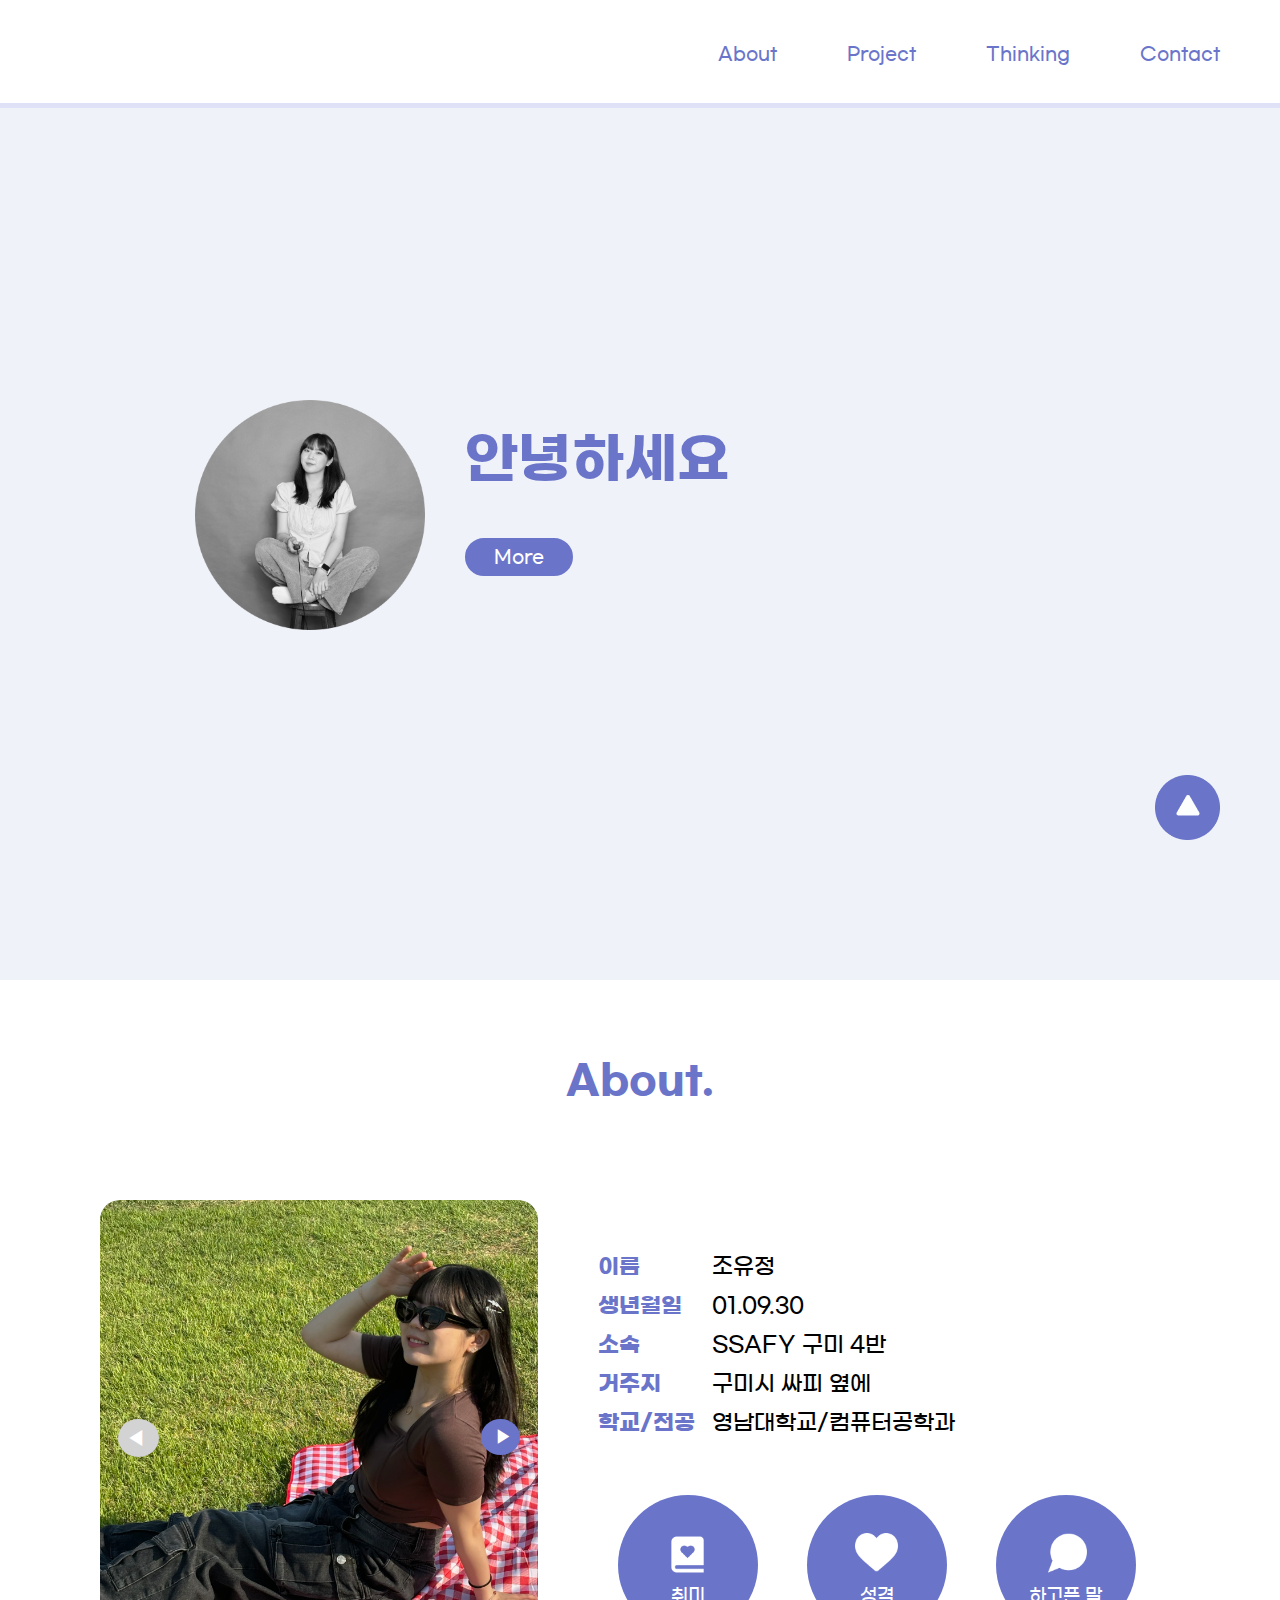
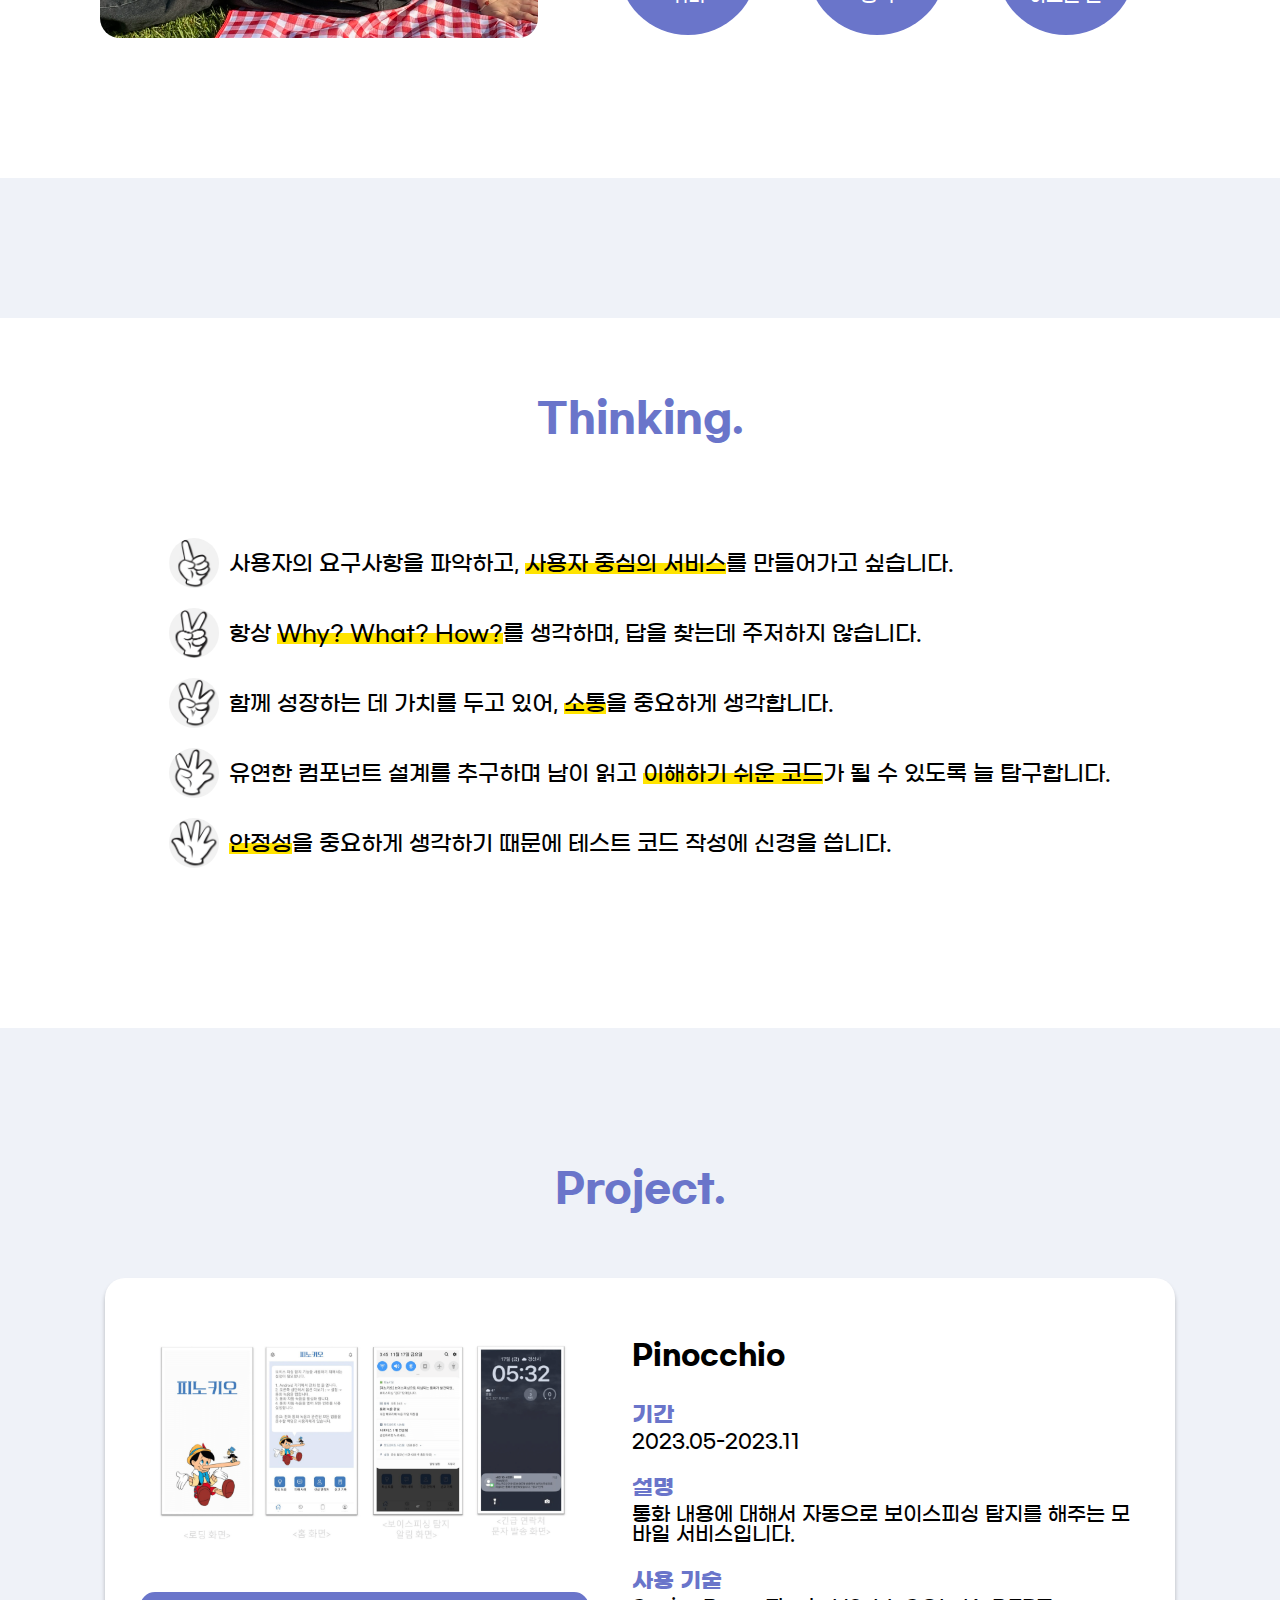
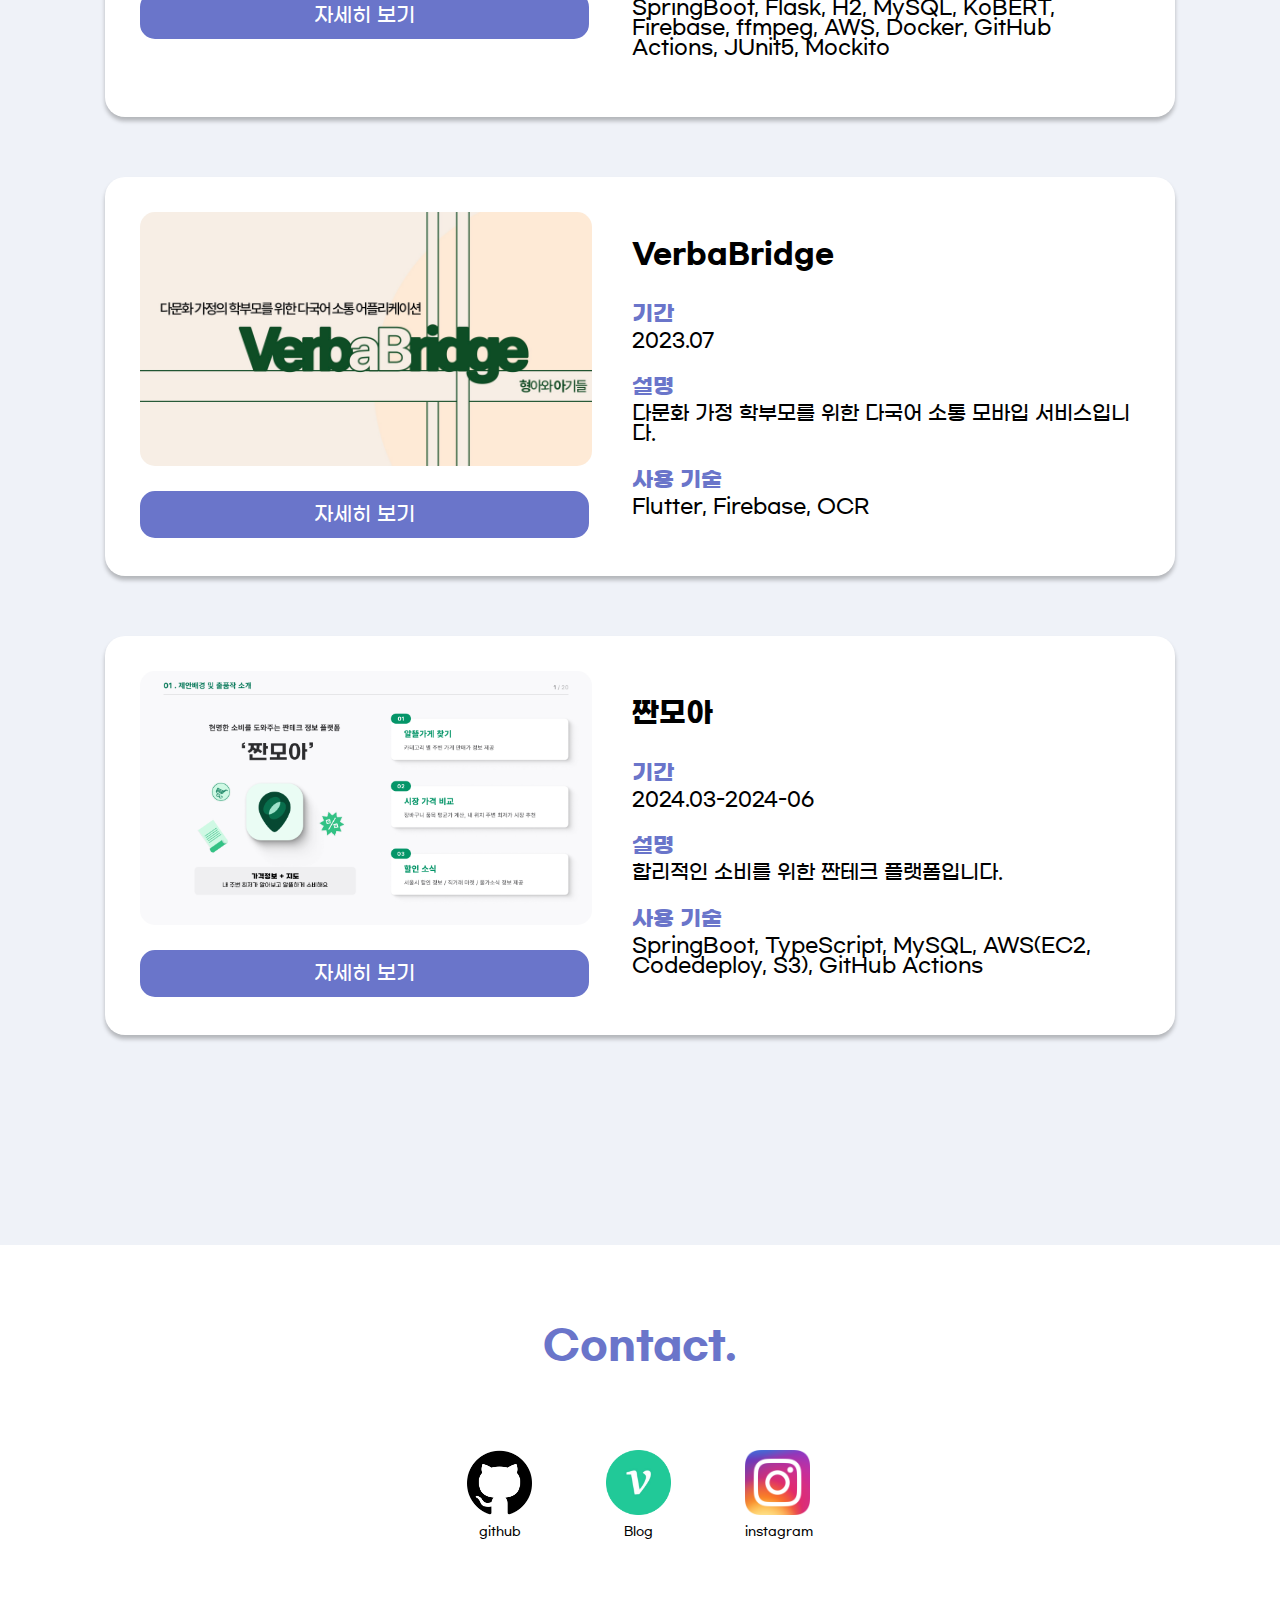
<file: index.html>
<!DOCTYPE html>
<html lang="ko">

<head>
  <meta charset="UTF-8" />
  <meta http-equiv="X-UA-Compatible" content="IE=edge" />
  <meta name="viewport" content="width=device-width, initial-scale=1.0" />
  <title>조유정 (Cho Yu-jeong)</title>
  <link rel="stylesheet" href="style/reset.css" />
  <link rel="stylesheet" href="style/style.css" />
  <link rel="icon" type="image/png" sizes="16x16" href="src/img/favicon.png" />
</head>

<body>
  <main id="app">
    <section class="section-intro">
      <header id="header">
        <h1 class="txt-invisible">Portfolio</h1>
        <nav>
          <ul class="nav-list">
            <li><a href="#about" class="list-link">About</a></li>
            <li><a href="#project" class="list-link">Project</a></li>
            <li><a href="#thinking" class="list-link">Thinking</a></li>
            <li><a href="#contact" class="list-link">Contact</a></li>
          </ul>
        </nav>
        <div class="bar-bg">
          <span class="bar-ing"></span>
        </div>
      </header>

      <div class="cont-intro">
        <a name="info"></a>
        <img src="src/img/profile.png" alt="프로필 이미지" />
        <div>
          <p class="txt-title"></p>
          <a href="#about" class="btn-more">More</a>
        </div>
      </div>

    </section>

    <section class="section-about">
      <a name="about"></a>
      <h2>About.</h2>
      <div class="cont-about">
        <div class="slide-container">
          <div class="slide-album">
            <div class="slide-images">
              <img src="src/img/img-me-1.jpg" alt="내 사진" />
              <img src="src/img/img-me-2.jpg" alt="내 사진" />
              <img src="src/img/img-me-3.jpg" alt="내 사진" />
              <img src="src/img/img-me-4.jpg" alt="내 사진" />
              <img src="src/img/img-me-5.jpg" alt="내 사진" />
              <img src="src/img/img-me-6.jpg" alt="내 사진" />
            </div>
            <button class="btn-next">▶</button>
            <button class="btn-prev">◀</button>
          </div>
        </div>
        <div class="info-about">
          <dl class="txt-about">
            <div>
              <dt>이름</dt>
              <dd>조유정</dd>
            </div>
            <div>
              <dt>생년월일</dt>
              <dd>01.09.30</dd>
            </div>
            <div>
              <dt>소속</dt>
              <dd>SSAFY 구미 4반</dd>
            </div>
            <div>
              <dt>거주지</dt>
              <dd>구미시 싸피 옆에</dd>
            </div>
            <div>
              <dt>학교/전공</dt>
              <dd>영남대학교/컴퓨터공학과</dd>
            </div>
          </dl>
          <div class="btn-about">
            <button class="btn-open" type="button">
              <img src="src/img/icon-diary.png" alt="" />취미
            </button>
            <button class="btn-open" type="button">
              <img src="src/img/icon-heart.png" alt="" />성격
            </button>
            <button class="btn-open" type="button">
              <img src="src/img/icon-talk.png" alt="" />하고픈 말
            </button>
          </div>
        </div>
      </div>
    </section>

    <section class="section-thinking">
      <a name="thinking"></a>
      <h2>Thinking.</h2>
      <div class="cont-thinking">
        <div class="info-thinking">
          <dl class="txt-thinking">
            <div>
              <dt><img class="img-one" src="src/img/img-one.png" alt=""></dt>
              <dd>사용자의 요구사항을 파악하고, <span>사용자 중심의 서비스</span>를 만들어가고 싶습니다.</dd>
            </div>
            <div>
              <dt><img class="img-two" src="src/img/img-two.png" alt=""></dt>
              <dd>항상 <span>Why? What? How?</span>를 생각하며, 답을 찾는데 주저하지 않습니다.</dd>
            </div>
            <div>
              <dt><img class="img-three" src="src/img/img-three.png" alt=""></dt>
              <dd>함께 성장하는 데 가치를 두고 있어, <span>소통</span>을 중요하게 생각합니다.</dd>
            </div>
            <div>
              <dt><img class="img-four" src="src/img/img-four.png" alt=""></dt>
              <dd>유연한 컴포넌트 설계를 추구하며 남이 읽고 <span>이해하기 쉬운 코드</span>가 될 수 있도록 늘 탐구합니다.</dd>
            </div>
            <div>
              <dt><img class="img-five" src="src/img/img-five.png" alt=""></dt>
              <dd><span>안정성</span>을 중요하게 생각하기 때문에 테스트 코드 작성에 신경을 씁니다.</dd>
            </div>
          </dl>
        </div>
      </div>
    </section>

    <section class="section-project">
      <a name="project"></a>
      <h2>Project.</h2>
      <article class="box-project">
        <div>
          <img class="img-project" src="src/img/project1.png" alt="첫번째 프로젝트 이미지" />
          <button class="btn-detail" type="button"
            onclick="location.href='https://github.com/Voice-Phishing-Detection-App/Server.git';">
            자세히 보기
          </button>
        </div>
        <div class="txt-project">
          <h3>Pinocchio</h3>
          <dl>
            <dt>기간</dt>
            <dd>2023.05-2023.11</dd>
            <dt>설명</dt>
            <dd>통화 내용에 대해서 자동으로 보이스피싱 탐지를 해주는 모바일 서비스입니다.</dd>
            <dt>사용 기술</dt>
            <dd>SpringBoot, Flask, H2, MySQL, KoBERT, Firebase, ffmpeg, AWS, Docker, GitHub Actions, JUnit5, Mockito
            </dd>
          </dl>
        </div>
      </article>

      <article class="box-project">
        <div>
          <img class="img-project" src="src/img/project2.png" alt="두번째 프로젝트 이미지" />
          <button class="btn-detail" type="button"
            onclick="location.href='https://github.com/DREAMLANDTHON/HYUNGA.git';">
            자세히 보기
          </button>
        </div>
        <div class="txt-project">
          <h3>VerbaBridge</h3>
          <dl>
            <dt>기간</dt>
            <dd>2023.07</dd>
            <dt>설명</dt>
            <dd>다문화 가정 학부모를 위한 다국어 소통 모바입 서비스입니다.</dd>
            <dt>사용 기술</dt>
            <dd>Flutter, Firebase, OCR</dd>
          </dl>
        </div>
      </article>

      <article class="box-project">
        <div>
          <img class="img-project" src="src/img/project3.png" alt="세번째 프로젝트 이미지" />
          <button class="btn-detail" type="button" onclick="location.href='https://zzanmoa.vercel.app/';">
            자세히 보기
          </button>
        </div>
        <div class="txt-project">
          <h3>짠모아</h3>
          <dl>
            <dt>기간</dt>
            <dd>2024.03-2024-06</dd>
            <dt>설명</dt>
            <dd>합리적인 소비를 위한 짠테크 플랫폼입니다.</dd>
            <dt>사용 기술</dt>
            <dd>SpringBoot, TypeScript, MySQL, AWS(EC2, Codedeploy, S3), GitHub Actions</dd>
          </dl>
        </div>
      </article>
    </section>

    <footer id="footer">
      <a name="contact"></a>
      <div class="box-footer">
        <h2>Contact.</h2>
        <ul class="link-sns">
          <li>
            <a href="https://github.com/hiyoojeong" target="_blank"><img class="img-github"
                src="src/img/icon-github.png" alt="깃허브 주소" />github</a>
          </li>
          <li>
            <a href="https://velog.io/@hiyoojeong" target="_blank"><img class="img-velog" src="src/img/icon-velog.png"
                alt="블로그 주소" />Blog</a>
          </li>
          <li>
            <a href="https://www.instagram.com/_you.xx_/" target="_blank"><img class="img-instagram"
                src="src/img/icon-instagram.png" alt="인스타그램 주소" />instagram</a>
          </li>
        </ul>
      </div>
    </footer>
    <div class="modal-background">
      <div class="modal">
        <h3>취미</h3>
        <h4>뮤지컬 보기</h4>
        <img src="src/img/img-musical.jpg" alt="뮤지컬 이미지" />
        <p>
          취미는 뮤지컬 보는 거랍니다💞 무대에서 직접 보는 표정 연기와 미친 성량에 중독되어버렸어요😎
          요즘 뮤지컬 티겟값이 너무 비싸서 슬픈 유정이에요...
        </p>
        <button type="button" class="btn-close">Close</button>
      </div>
    </div>
    <div class="modal-background">
      <div class="modal">
        <h3>성격</h3>
        <h4>긍정적이고 열정이 넘쳐요</h4>
        <img src="src/img/img-ideneity.jpg" alt="성격 이미지" />
        <p>
          어떤 상황에서도 멋대로 긍정적으로 생각해버리곤 해요! 어차피 일어난 일, 좋게 생각하면 좋잖아요😊
          생각보다 열정넘치는 편이라 이것저것 많이 시도해보고 많이 도전해봤어요🎀
        </p>
        <button type="button" class="btn-close">Close</button>
      </div>
    </div>
    <div class="modal-background">
      <div class="modal">
        <h3>하고픈 말</h3>
        <h4>여러분들을 만나서 기뻐요</h4>
        <img src="src/img/img-talk.jpg" alt="하고픈 말 이미지" />
        <p>
          어려운 과정을 거쳐서 SSAFY에 입과한 만큼 하고싶은 것이 많습니다😆 삼성 SW 역량 테스트 A형도 따고, B형도 취득하고 싶어요!
          함께 으샤으샤해서 성장할 동료를 찾습니다🎁
        </p>
        <button type="button" class="btn-close">Close</button>
      </div>
    </div>
    <button onclick="moveToTop()" class="btn-moveTop"></button>
    <script src="index.js"></script>
  </main>
</body>

</html>
</file>
<file: style/style.css>
@font-face {
  font-family: "GmarketBold";
  src: url("../src/font/GmarketSansTTFBold.ttf") format("truetype");
}
@font-face {
  font-family: "GmarketMedium";
  src: url("../src/font/GmarketSansTTFMedium.ttf") format("truetype");
}

* {
  font-family: "GmarketMedium";
}
body {
  padding-top: 150px;
  background-color: #eff2f8;
}
body::-webkit-scrollbar {
  display: none;
}

/* header */
#header {
  position: fixed;
  top: 0;
  left: 0;
  right: 0;
  padding: 45px 60px;
  background-color: white;
  color: #6a75ca;
  font-size: 18px;
  /* border-bottom: 1px solid #e0e3fd; */
  z-index: 10;
}
.nav-list {
  display: flex;
  justify-content: right;
}
.list-link {
  margin-left: 70px;
}
.list-link:hover {
  color: black;
  border-bottom: 2px solid black;
}
.btn-code {
  padding: 8px 23px;
  border-radius: 20px;
  background-color: #6a75ca;
  border: solid 2px #6a75ca;
  color: white;
}
.btn-code:hover {
  background-color: white;
  border: solid 2px #6a75ca;
  color: #6a75ca;
  transition: 0.2s ease-out;
}
.bar-bg {
  position: absolute;
  width: 100%;
  height: 5px;
  bottom: 0;
  left: 0;
  background-color: #dfe2f7;
}
.bar-ing {
  position: absolute;
  height: 5px;
  bottom: 0;
  left: 0;
  background-color: #6a75ca;
}

/* intro섹션 */
.cont-intro {
  margin: 250px 0 350px 0;
  display: flex;
  justify-content: center;
}
.cont-intro img {
  width: 230px;
  margin-right: 40px;
}
.txt-title {
  width: 620px;
  margin-top: 30px;
  font-size: 55px;
  font-family: "GmarketBold";
  color: #6a75ca;
  line-height: 58px;
}
.btn-more {
  position: absolute;
  bottom: 36%;
  padding: 8px 27px;
  border-radius: 20px;
  background-color: #6a75ca;
  border: solid 2px #6a75ca;
  color: white;
  font-size: 18px;
  margin-top: 40px;
}
.btn-more:hover {
  background-color: white;
  border: solid 2px #6a75ca;
  color: #6a75ca;
  transition: 0.7s ease-out;
}

/* about섹션 */
.section-about {
  display: flex;
  justify-content: center;
  flex-direction: column;
  background-color: white;
  padding: 80px 0 140px 0;
  margin: 0 0 140px 0;
}
.section-about h2 {
  margin: 0 auto 100px;
  display: inline-block;
  font-family: "GmarketBold";
  color: #6a75ca;
  font-size: 40px;
}
.cont-about {
  display: flex;
  margin: 0 auto;
}
.slide-container {
  width: 438px;
  margin: 0 auto;
}
.slide-album {
  position: relative;
  width: 438px;
  height: 438px;
  overflow: hidden;
  border-radius: 20px;
}
.slide-images {
  position: relative;
  display: flex;
  height: 438px;
}
.slide-images img {
  width: 438px;
  height: 438px;
}
.btn-next,
.btn-next:active,
.btn-next:focus {
  position: absolute;
  padding: 8px 8px 7px 14px;
  background-color: #6a75ca;
  color: white;
  border: none;
  font-size: 18px;
  border-radius: 100%;
}
.btn-prev,
.btn-prev:active,
.btn-prev:focus {
  position: absolute;
  padding: 8px 14px 7px 8px;
  background-color: #6a75ca;
  color: white;
  border: none;
  font-size: 20px;
  border-radius: 100%;
}
.btn-next:disabled,
.btn-prev:disabled {
  background-color: lightgray;
}
.btn-next:hover,
.btn-prev:hover {
  cursor: pointer;
  background-color: white;
  color: #6a75ca;
  transition: 0.7s ease-out;
}
.btn-prev {
  left: 18px;
  top: 50%;
}
.btn-next {
  right: 18px;
  top: 50%;
}
.info-about {
  margin: 0 0 0 60px;
}
.txt-about dt {
  display: inline-block;
  margin-bottom: 17px;
  width: 110px;
  font-size: 22px;
  font-family: "GmarketBold";
  color: #6a75ca;
}
.txt-about {
  margin-top: 55px;
}
.txt-about dd {
  display: inline-block;
  font-size: 22px;
}
.btn-about {
  margin: 45px 0 0 20px;
}
.btn-about button {
  width: 140px;
  height: 140px;
  margin: 0 45px 0 0;
  border-radius: 100%;
  background-color: #6a75ca;
  border: none;
  color: white;
  font-size: 18px;
}
.btn-about button:hover {
  cursor: pointer;
  background-color: #c4c8f1;
  color: #868ecf;
  /* border: 2px solid #6a75ca; */
  transition: 0.5s ease-out;
}
.btn-about button img {
  width: 43px;
  margin: 10px auto;
}

/* thinking */
.section-thinking {
  display: flex;
  justify-content: center;
  flex-direction: column;
  background-color: white;
  padding: 80px 0 140px 0;
  margin: 0 0 140px 0;
}
.section-thinking h2 {
  margin: 0 auto 100px;
  display: inline-block;
  font-family: "GmarketBold";
  color: #6a75ca;
  font-size: 40px;
}
.cont-thinking {
  display: flex;
  margin: 0 auto;
}
.txt-thinking {
  display: flex;
  flex-direction: column;
}
.txt-thinking div {
  display: flex;
  align-items: center;
  margin-bottom: 20px;
}
.txt-thinking dt {
  margin-right: 10px;
}
.txt-thinking img {
  max-width: 50px;
  height: auto;
}
.txt-thinking dd {
  margin: 0;
  font-size: 22px;
}
.txt-thinking span {
  background: linear-gradient(to top, #FFE400 50%, transparent 50%)
}
.img-one,
.img-two,
.img-three,
.img-four,
.img-five {
  width: 65px;
  border-radius: 50%;
}

/* project섹션 */
.section-project {
  display: flex;
  flex-direction: column;
  justify-content: center;
  margin-bottom: 180px;
}

.section-project h2 {
  margin: 0 auto;
  display: inline-block;
  font-family: "GmarketBold";
  color: #6a75ca;
  font-size: 40px;
  margin-bottom: 40px;
}

.box-project {
  margin: 30px auto;
  display: flex;
  padding: 35px;
  width: 1000px;
  border-radius: 20px;
  background-color: white;
  box-shadow: 0px 4px 4px rgba(0, 0, 0, 0.25);
}
.img-project {
  border-radius: 15px;
  width: 452px;
  margin-bottom: 25px;
}

.btn-detail {
  cursor: pointer;
  padding: 10px 172px;
  border-radius: 15px;
  border: none;
  background-color: #6a75ca;
  border: solid 2px #6a75ca;
  color: white;
  font-size: 20px;
}
.btn-detail:hover {
  background-color: white;
  border: solid 2px #6a75ca;
  color: #6a75ca;
}
.txt-project {
  text-align: left;
  margin: 25px 0 0 40px;
}
.txt-project h3 {
  font-family: "GmarketBold";
  font-size: 28px;
  line-height: 35px;
  margin-bottom: 30px;
}
.txt-project dl dt {
  font-family: "GmarketBold";
  color: #6a75ca;
  font-size: 22px;
  margin-bottom: 6px;
}
.txt-project dl dd {
  font-size: 20px;
  margin-bottom: 25px;
}

/* footer */
#footer {
  text-align: center;
}
#footer h2 {
  font-family: "GmarketBold";
  color: #6a75ca;
  font-size: 40px;
  margin-bottom: 50px;
}
.box-footer {
  width: 100%;
  background-color: white;
  padding: 80px 0 70px 0;
}
.link-sns ul {
  display: inline-block;
  margin: 30px auto;
}
.link-sns li {
  display: inline-block;
  padding: 35px;
  font-size: 12px;
}
.link-sns li a img {
  margin-bottom: 10px;
}
.img-github,
.img-velog,
.img-instagram {
  width: 65px;
}
.box-footer p {
  color: #6a75ca;
  margin-top: 50px;
}

/* 모달 */
.modal-background {
  display: none;
  justify-content: center;
  align-items: center;
  width: 100vw;
  height: 100vh;
  background-color: rgba(0, 0, 0, 0.2);
  position: fixed;
  top: 0;
  right: 0;
  bottom: 0;
  left: 0;
}
.modal {
  position: absolute;
  top: 20%;
  width: 440px;
  background-color: #e0e3fd;
  border-radius: 10px;
  text-align: center;
  box-shadow: 10px 10px 10px rgba(0, 0, 0, 0.5);
}
.modal h3 {
  margin: 40px 0 7px 0;
  font-size: 25px;
  color: #6a75ca;
  font-family: "GmarketBold";
}
.modal h4 {
  font-size: 20px;
}
.modal img {
  width: 350px;
  margin: 30px auto;
  border-radius: 15px;
}
.modal p {
  margin: 0 auto;
  width: 310px;
  font-size: 17px;
  line-height: 24px;
}
.btn-close {
  padding: 8px 140px;
  margin: 25px 0 35px 0;
  background-color: #6a75ca;
  border-radius: 10px;
  border: none;
  color: white;
}
.btn-close:hover {
  background-color: white;
  color: #6a75ca;
  transition: 0.3s ease-out;
  cursor: pointer;
}

/* moveTop 버튼 */
.btn-moveTop {
  position: fixed;
  right: 60px;
  bottom: 60px;
  width: 65px;
  height: 65px;
  background-image: url(../src/img/btn-moveTop.png);
  background-color: transparent;
  border: none;
  cursor: pointer;
}
.btn-moveTop:hover {
  background-image: url(../src/img/btn-moveTop-hover.png);
  transition: 0.5s ease-out;
}
</file>
